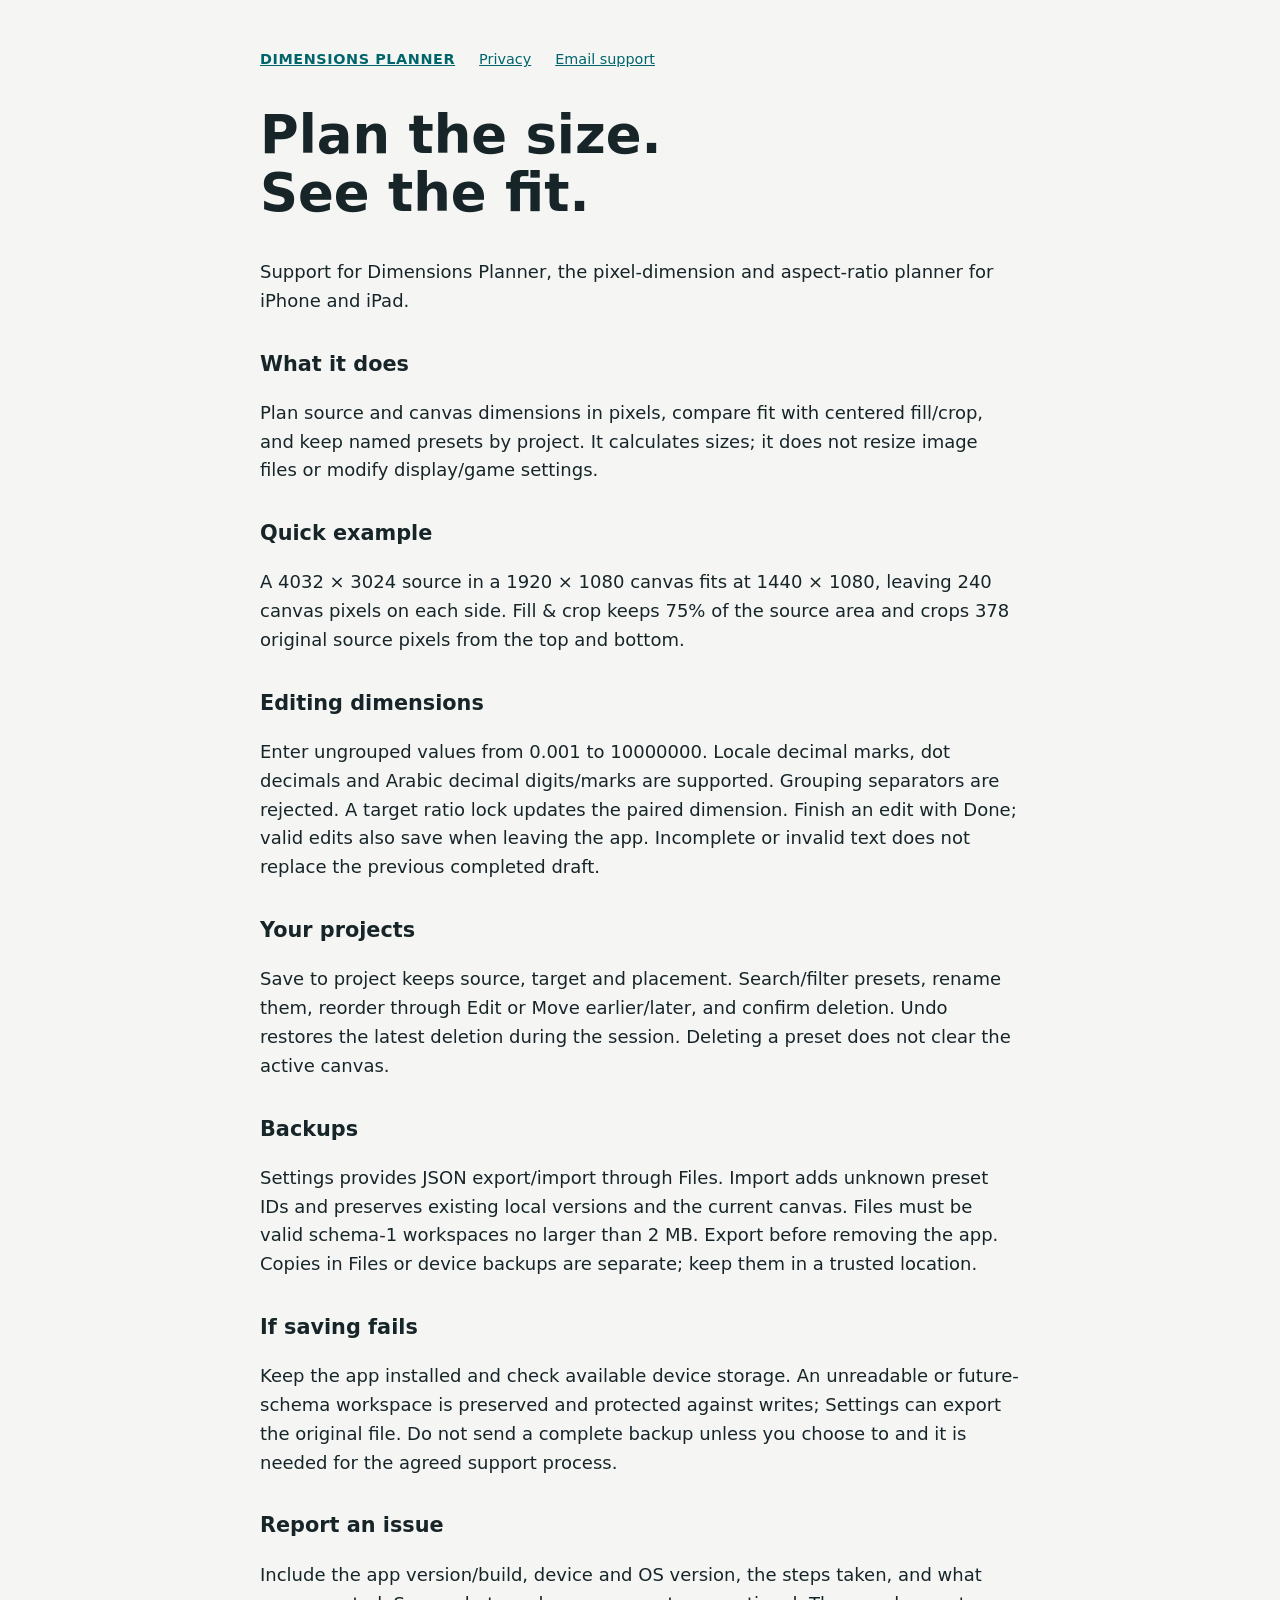
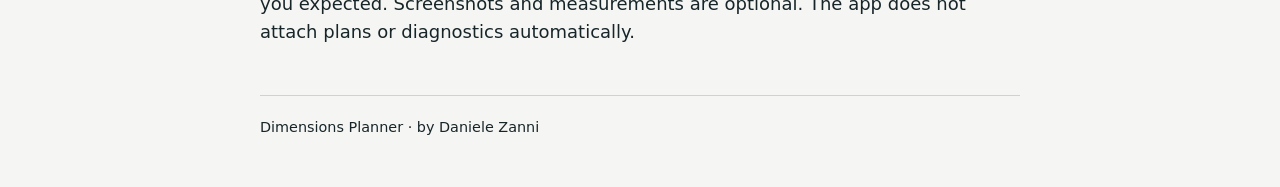
<file: index.html>
<!doctype html>
<html lang="en"><head><meta charset="utf-8"><meta name="viewport" content="width=device-width, initial-scale=1"><title>Support · Dimensions Planner</title><meta name="description" content="Dimensions Planner by Daniele Zanni: pixel dimensions, aspect ratios and project presets."><link rel="stylesheet" href="style.css"></head><body><main><nav aria-label="Site"><a class="brand" href="index.html">DIMENSIONS PLANNER</a><a href="privacy.html">Privacy</a><a href="mailto:daniele@duck.com?subject=Dimensions%20Planner%20support">Email support</a></nav><h1>Plan the size.<br>See the fit.</h1><p>Support for Dimensions Planner, the pixel-dimension and aspect-ratio planner for iPhone and iPad.</p><h2>What it does</h2><p>Plan source and canvas dimensions in pixels, compare fit with centered fill/crop, and keep named presets by project. It calculates sizes; it does not resize image files or modify display/game settings.</p><h2>Quick example</h2><p>A 4032 × 3024 source in a 1920 × 1080 canvas fits at 1440 × 1080, leaving 240 canvas pixels on each side. Fill &amp; crop keeps 75% of the source area and crops 378 original source pixels from the top and bottom.</p><h2>Editing dimensions</h2><p>Enter ungrouped values from 0.001 to 10000000. Locale decimal marks, dot decimals and Arabic decimal digits/marks are supported. Grouping separators are rejected. A target ratio lock updates the paired dimension. Finish an edit with Done; valid edits also save when leaving the app. Incomplete or invalid text does not replace the previous completed draft.</p><h2>Your projects</h2><p>Save to project keeps source, target and placement. Search/filter presets, rename them, reorder through Edit or Move earlier/later, and confirm deletion. Undo restores the latest deletion during the session. Deleting a preset does not clear the active canvas.</p><h2>Backups</h2><p>Settings provides JSON export/import through Files. Import adds unknown preset IDs and preserves existing local versions and the current canvas. Files must be valid schema-1 workspaces no larger than 2 MB. Export before removing the app. Copies in Files or device backups are separate; keep them in a trusted location.</p><h2>If saving fails</h2><p>Keep the app installed and check available device storage. An unreadable or future-schema workspace is preserved and protected against writes; Settings can export the original file. Do not send a complete backup unless you choose to and it is needed for the agreed support process.</p><h2>Report an issue</h2><p>Include the app version/build, device and OS version, the steps taken, and what you expected. Screenshots and measurements are optional. The app does not attach plans or diagnostics automatically.</p><footer>Dimensions Planner · by Daniele Zanni</footer></main></body></html>
</file>
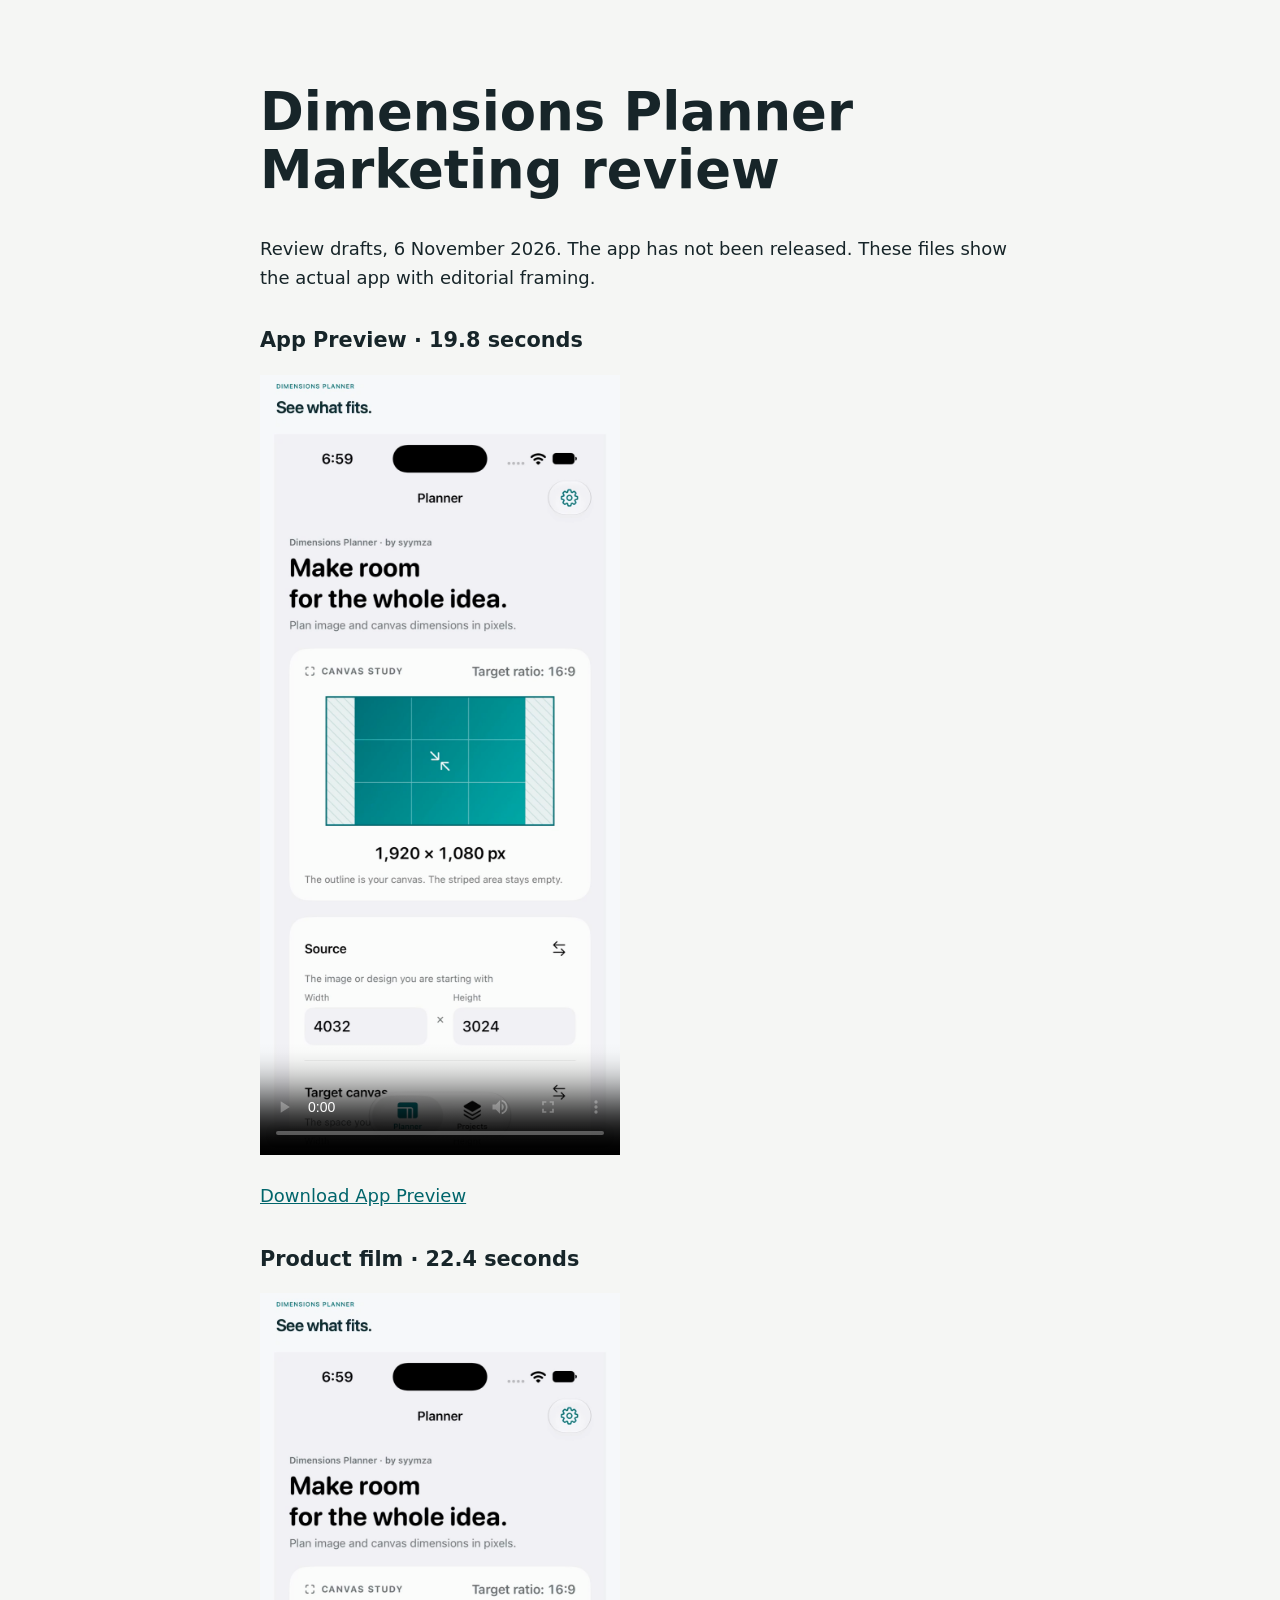
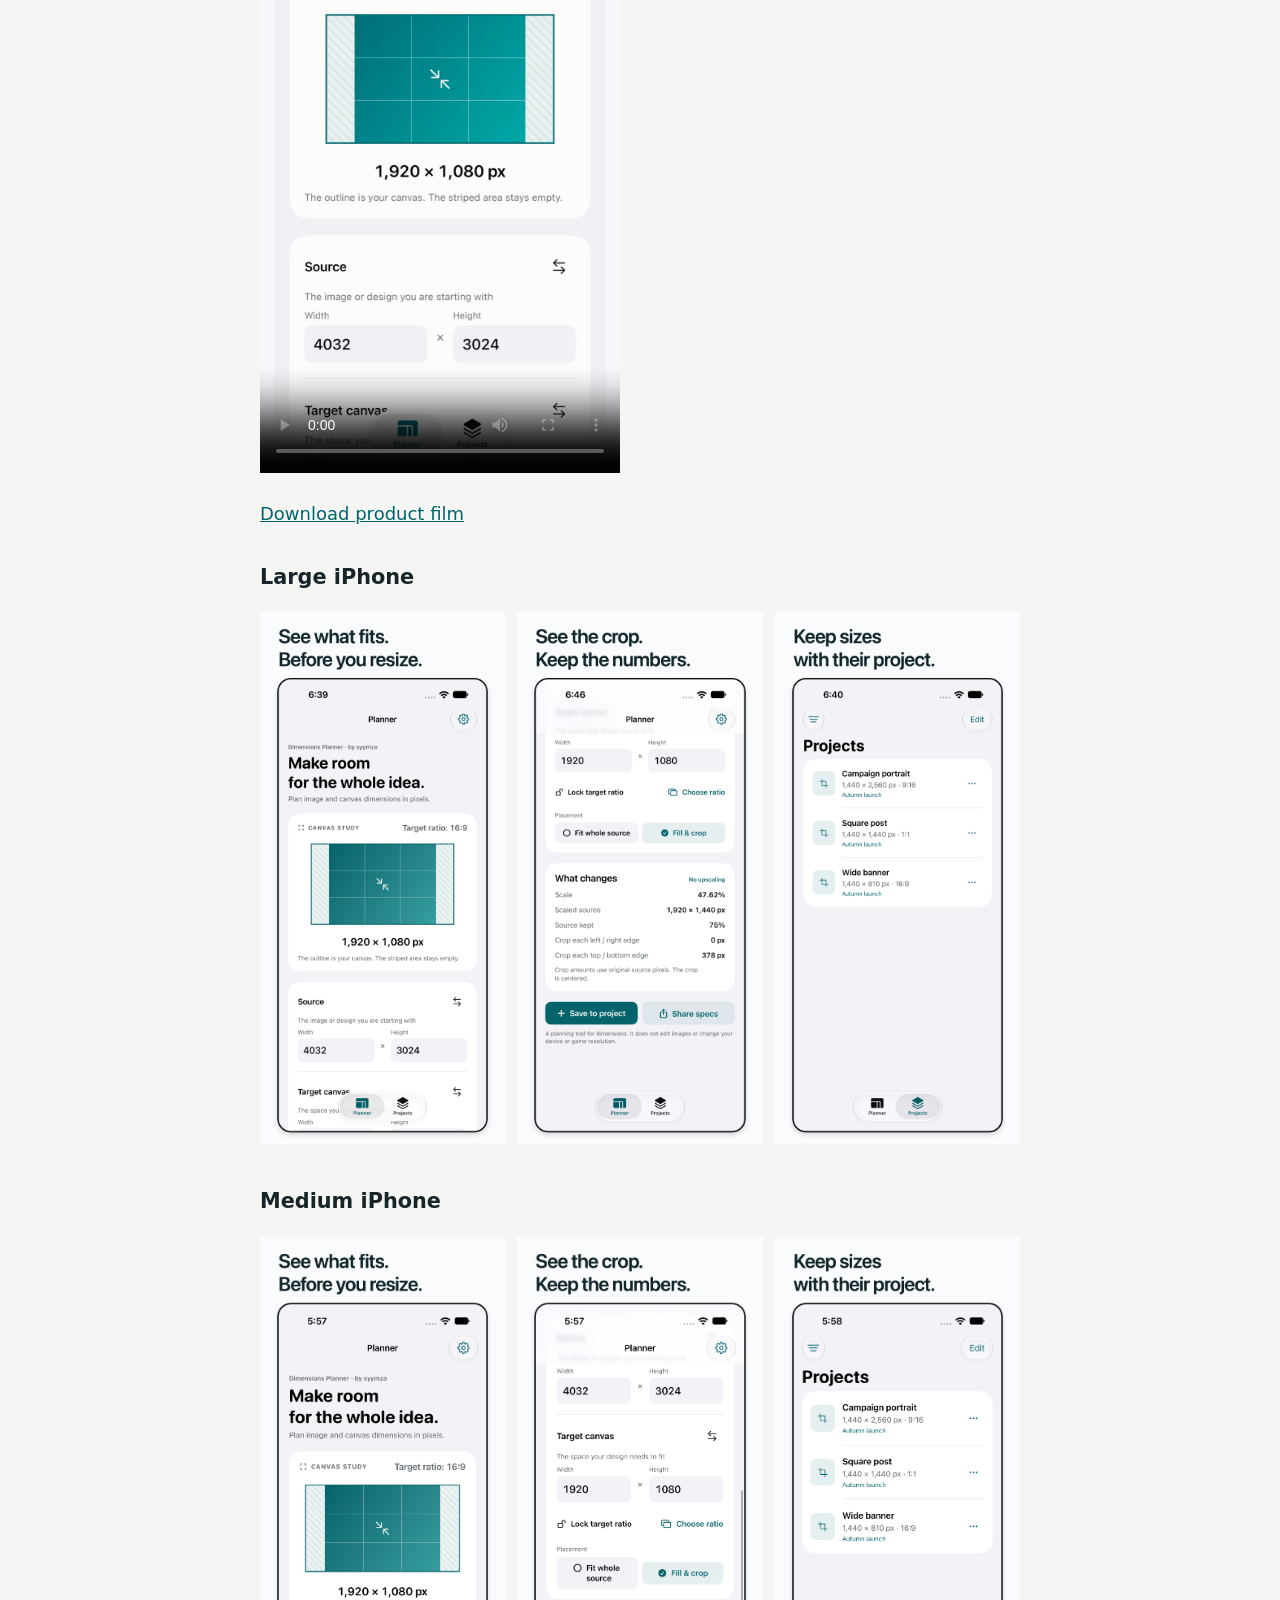
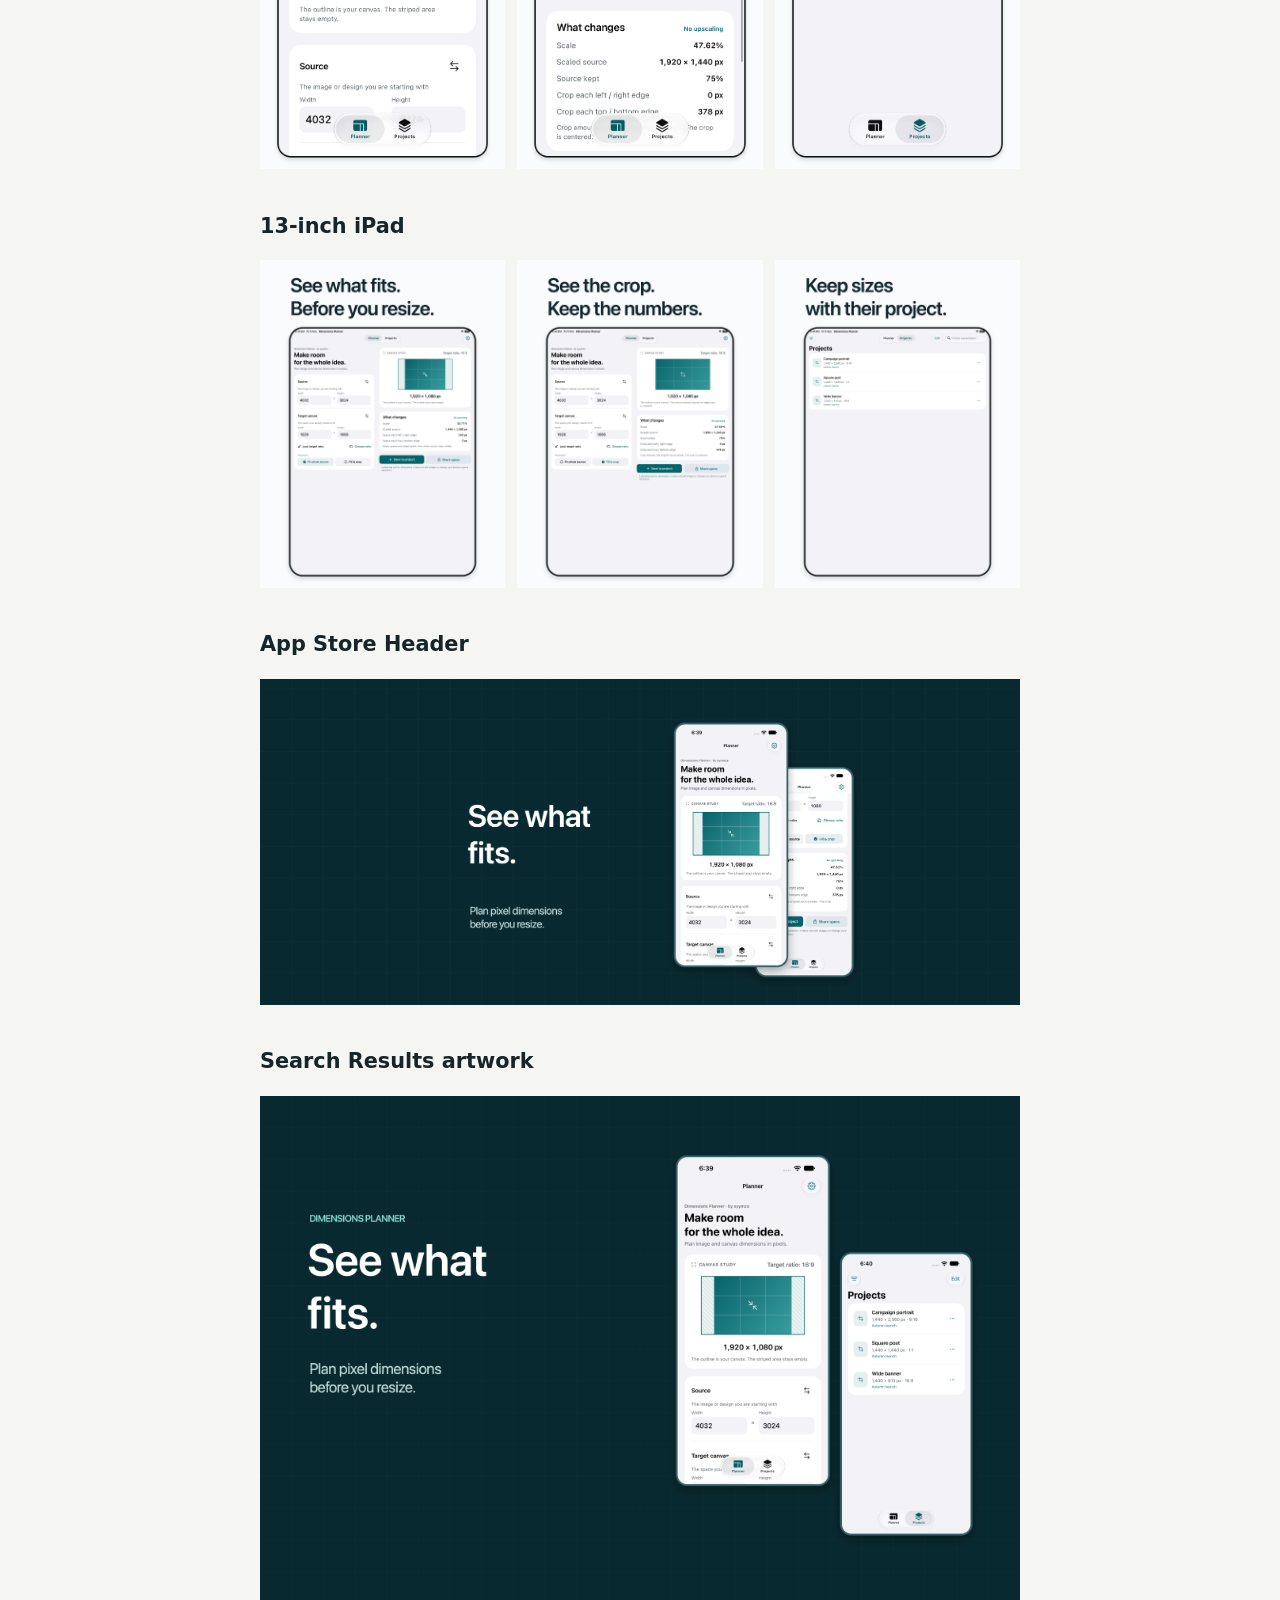
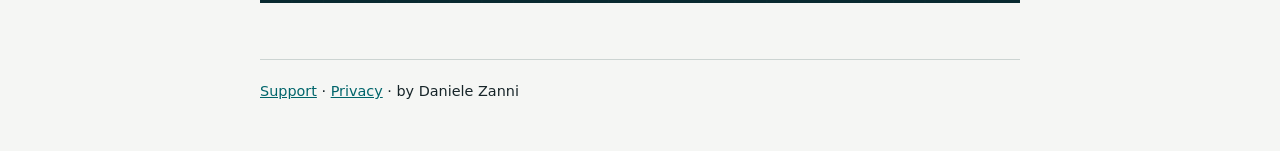
<file: review/index.html>
<!doctype html><html lang="en"><head><meta charset="utf-8"><meta name="viewport" content="width=device-width,initial-scale=1"><meta name="robots" content="noindex,nofollow"><title>Dimensions Planner marketing review</title><link rel="stylesheet" href="../style.css"><style>.grid{display:grid;grid-template-columns:repeat(3,minmax(0,1fr));gap:12px}@media(max-width:600px){.grid{grid-template-columns:1fr}main{max-width:440px}}</style></head><body><main><h1>Dimensions Planner<br>Marketing review</h1><p>Review drafts, 6 November 2026. The app has not been released. These files show the actual app with editorial framing.</p><h2>App Preview · 19.8 seconds</h2><video controls playsinline preload="metadata" poster="preview-poster.png" src="dimensions-planner-app-preview-draft.mp4" style="width:min(100%,360px)"></video><p><a href="dimensions-planner-app-preview-draft.mp4" download>Download App Preview</a></p><h2>Product film · 22.4 seconds</h2><video controls playsinline preload="metadata" poster="preview-poster.png" src="dimensions-planner-product-film.mp4" style="width:min(100%,360px)"></video><p><a href="dimensions-planner-product-film.mp4" download>Download product film</a></p><h2>Large iPhone</h2><div class="grid"><a href="Screenshots/iphone-6.9/01-fit.png"><img loading="lazy" src="Screenshots/iphone-6.9/01-fit.png" alt="See what fits before resizing" style="width:100%;height:auto"></a><a href="Screenshots/iphone-6.9/02-crop.png"><img loading="lazy" src="Screenshots/iphone-6.9/02-crop.png" alt="See the crop and measurements" style="width:100%;height:auto"></a><a href="Screenshots/iphone-6.9/03-projects.png"><img loading="lazy" src="Screenshots/iphone-6.9/03-projects.png" alt="Keep sizes with their project" style="width:100%;height:auto"></a></div><h2>Medium iPhone</h2><div class="grid"><a href="Screenshots/iphone-6.3/01-fit.png"><img loading="lazy" src="Screenshots/iphone-6.3/01-fit.png" alt="See what fits before resizing" style="width:100%;height:auto"></a><a href="Screenshots/iphone-6.3/02-crop.png"><img loading="lazy" src="Screenshots/iphone-6.3/02-crop.png" alt="See the crop and measurements" style="width:100%;height:auto"></a><a href="Screenshots/iphone-6.3/03-projects.png"><img loading="lazy" src="Screenshots/iphone-6.3/03-projects.png" alt="Keep sizes with their project" style="width:100%;height:auto"></a></div><h2>13-inch iPad</h2><div class="grid"><a href="Screenshots/ipad-13/01-fit.png"><img loading="lazy" src="Screenshots/ipad-13/01-fit.png" alt="See what fits before resizing" style="width:100%;height:auto"></a><a href="Screenshots/ipad-13/02-crop.png"><img loading="lazy" src="Screenshots/ipad-13/02-crop.png" alt="See the crop and measurements" style="width:100%;height:auto"></a><a href="Screenshots/ipad-13/03-projects.png"><img loading="lazy" src="Screenshots/ipad-13/03-projects.png" alt="Keep sizes with their project" style="width:100%;height:auto"></a></div><h2>App Store Header</h2><a href="header-3840x1646.png"><img loading="lazy" src="header-3840x1646.png" alt="App Store Header" style="width:100%;height:auto"></a><h2>Search Results artwork</h2><a href="search-results-3840x2560.png"><img loading="lazy" src="search-results-3840x2560.png" alt="Search Results artwork" style="width:100%;height:auto"></a><footer><a href="../">Support</a> · <a href="../privacy.html">Privacy</a> · by Daniele Zanni</footer></main></body></html>
</file>
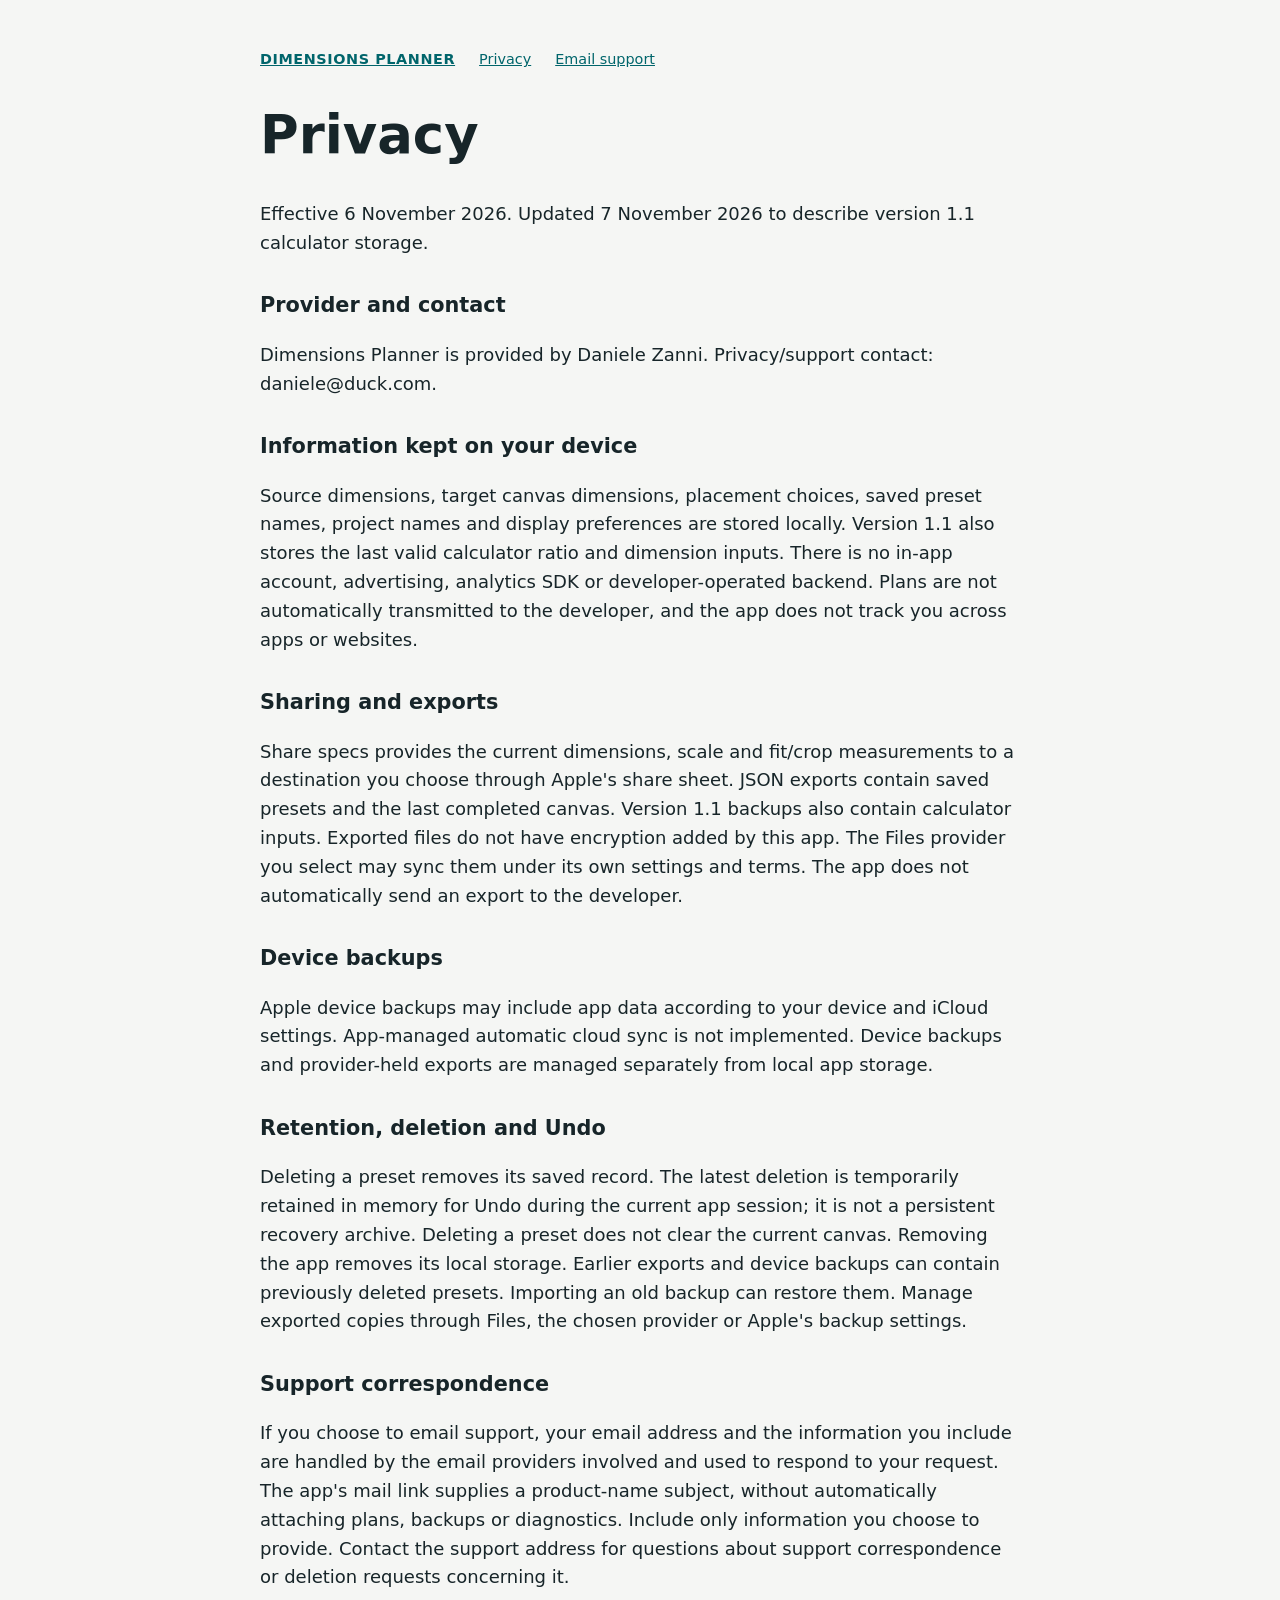
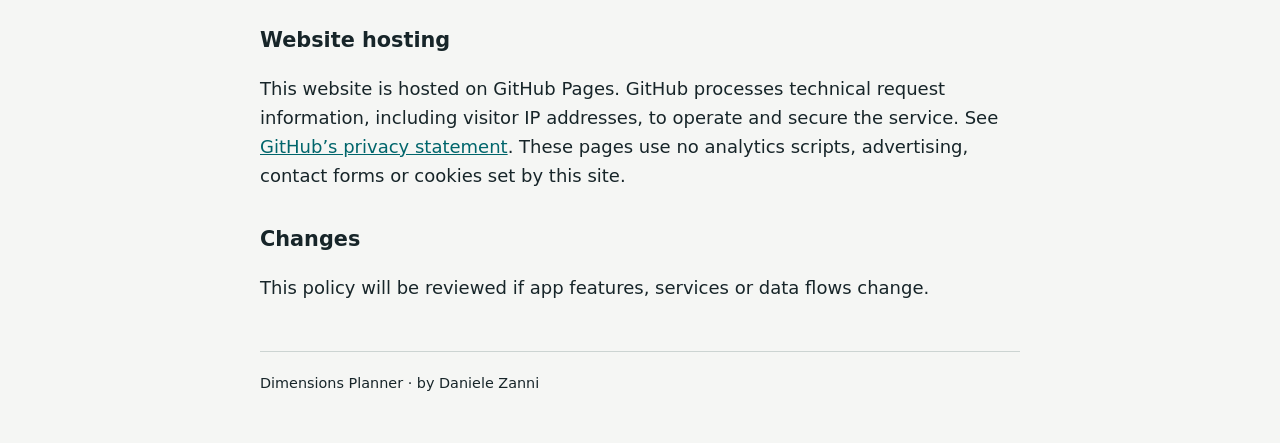
<file: privacy.html>
<!doctype html>
<html lang="en"><head><meta charset="utf-8"><meta name="viewport" content="width=device-width, initial-scale=1"><title>Privacy · Dimensions Planner</title><meta name="description" content="Dimensions Planner by Daniele Zanni: pixel dimensions, aspect ratios and project presets."><link rel="stylesheet" href="style.css"></head><body><main><nav aria-label="Site"><a class="brand" href="index.html">DIMENSIONS PLANNER</a><a href="privacy.html">Privacy</a><a href="mailto:daniele@duck.com?subject=Dimensions%20Planner%20support">Email support</a></nav><h1>Privacy</h1><p>Effective 6 November 2026. Updated 7 November 2026 to describe version 1.1 calculator storage.</p><h2>Provider and contact</h2><p>Dimensions Planner is provided by Daniele Zanni. Privacy/support contact: daniele@duck.com.</p><h2>Information kept on your device</h2><p>Source dimensions, target canvas dimensions, placement choices, saved preset names, project names and display preferences are stored locally. Version 1.1 also stores the last valid calculator ratio and dimension inputs. There is no in-app account, advertising, analytics SDK or developer-operated backend. Plans are not automatically transmitted to the developer, and the app does not track you across apps or websites.</p><h2>Sharing and exports</h2><p>Share specs provides the current dimensions, scale and fit/crop measurements to a destination you choose through Apple&#x27;s share sheet. JSON exports contain saved presets and the last completed canvas. Version 1.1 backups also contain calculator inputs. Exported files do not have encryption added by this app. The Files provider you select may sync them under its own settings and terms. The app does not automatically send an export to the developer.</p><h2>Device backups</h2><p>Apple device backups may include app data according to your device and iCloud settings. App-managed automatic cloud sync is not implemented. Device backups and provider-held exports are managed separately from local app storage.</p><h2>Retention, deletion and Undo</h2><p>Deleting a preset removes its saved record. The latest deletion is temporarily retained in memory for Undo during the current app session; it is not a persistent recovery archive. Deleting a preset does not clear the current canvas. Removing the app removes its local storage. Earlier exports and device backups can contain previously deleted presets. Importing an old backup can restore them. Manage exported copies through Files, the chosen provider or Apple&#x27;s backup settings.</p><h2>Support correspondence</h2><p>If you choose to email support, your email address and the information you include are handled by the email providers involved and used to respond to your request. The app&#x27;s mail link supplies a product-name subject, without automatically attaching plans, backups or diagnostics. Include only information you choose to provide. Contact the support address for questions about support correspondence or deletion requests concerning it.</p><h2>Website hosting</h2><p>This website is hosted on GitHub Pages. GitHub processes technical request information, including visitor IP addresses, to operate and secure the service. See <a href="https://docs.github.com/en/site-policy/privacy-policies/github-general-privacy-statement">GitHub’s privacy statement</a>. These pages use no analytics scripts, advertising, contact forms or cookies set by this site.</p><h2>Changes</h2><p>This policy will be reviewed if app features, services or data flows change.</p><footer>Dimensions Planner · by Daniele Zanni</footer></main></body></html>
</file>
<file: style.css>
body{margin:0;background:#f5f6f4;color:#172529;font:18px/1.6 system-ui,sans-serif}main{max-width:760px;margin:auto;padding:48px 24px}a{color:#00656b}h1{font-size:clamp(2rem,6vw,3.3rem);line-height:1.1}h2{font-size:1.3rem;margin-top:2rem}nav,footer{font-size:.9rem}nav{display:flex;gap:24px;flex-wrap:wrap}a:focus-visible{outline:3px solid #00656b;outline-offset:4px}.brand{font-weight:700;letter-spacing:.04em}footer{margin-top:48px;border-top:1px solid #ccd4d2;padding-top:20px}@media(prefers-color-scheme:dark){body{background:#101a1d;color:#e3edeb}a{color:#80d6d4}footer{border-color:#425456}}
</file>
